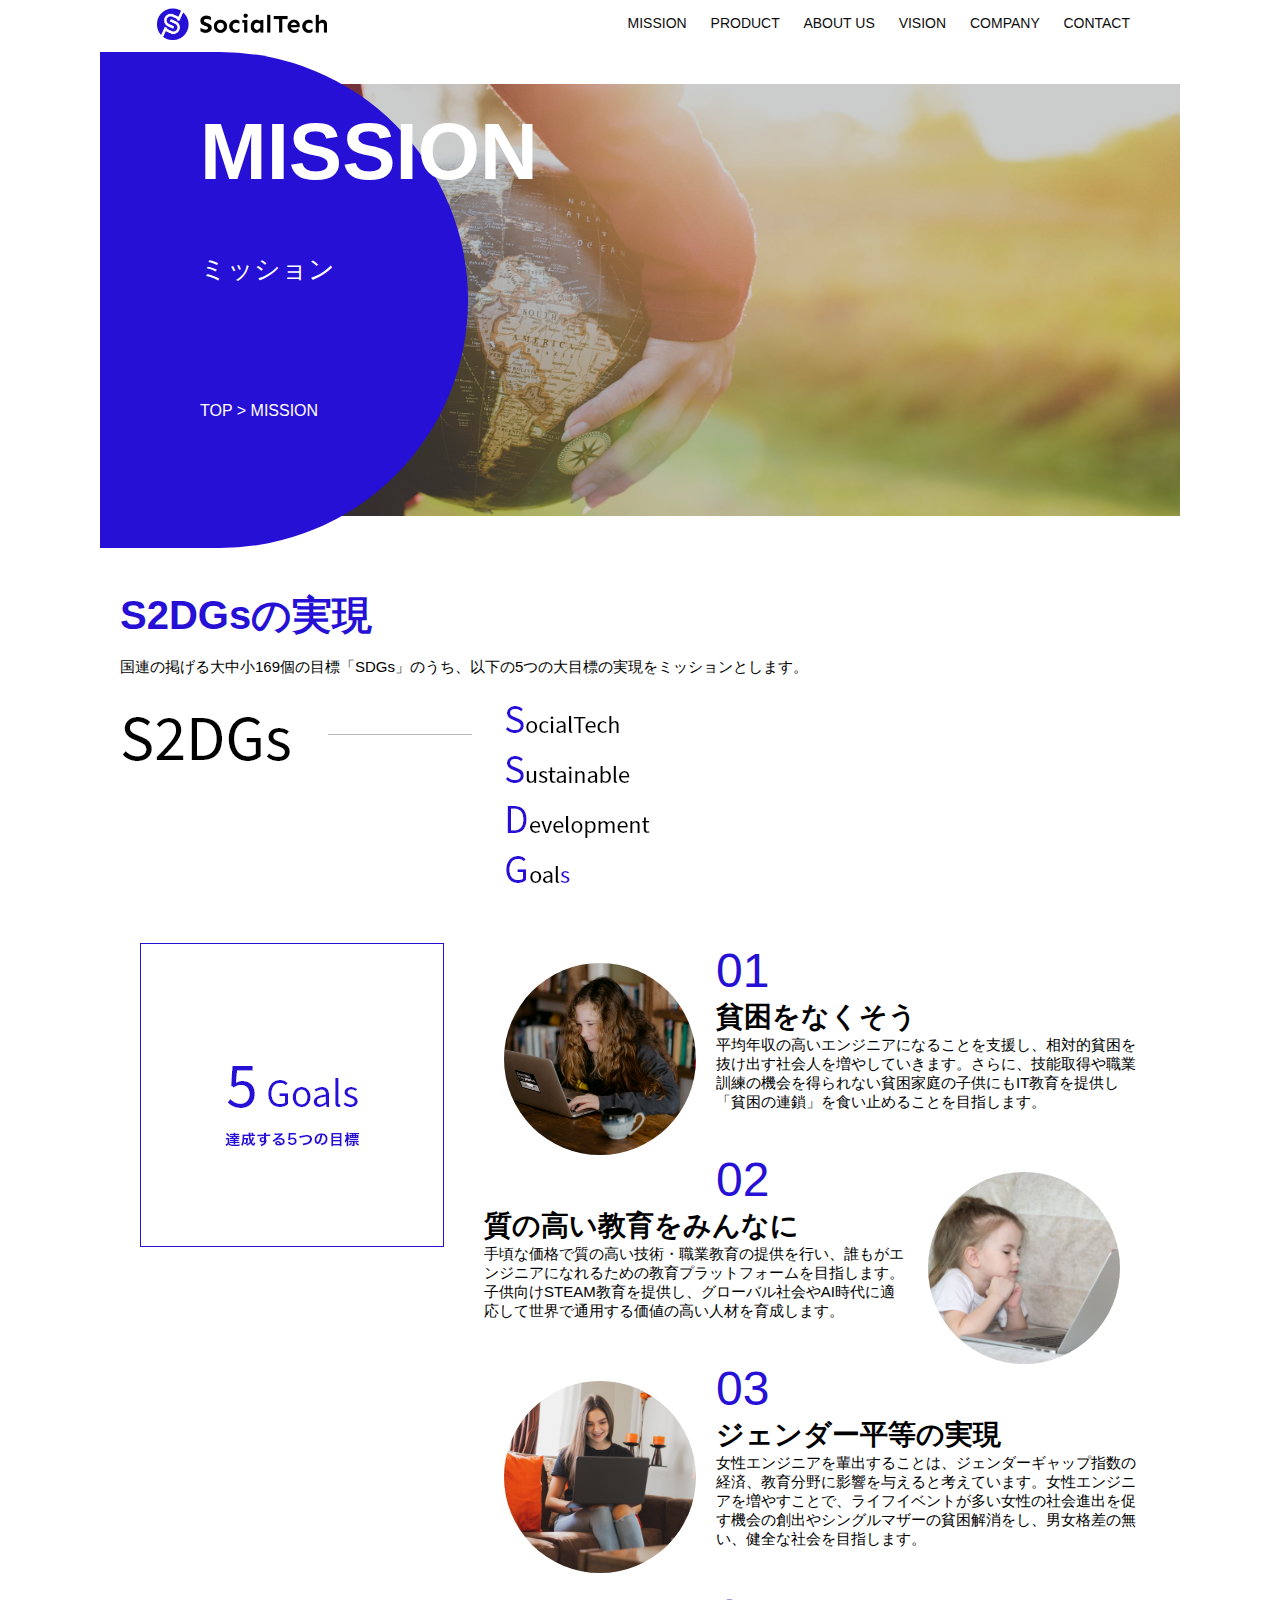
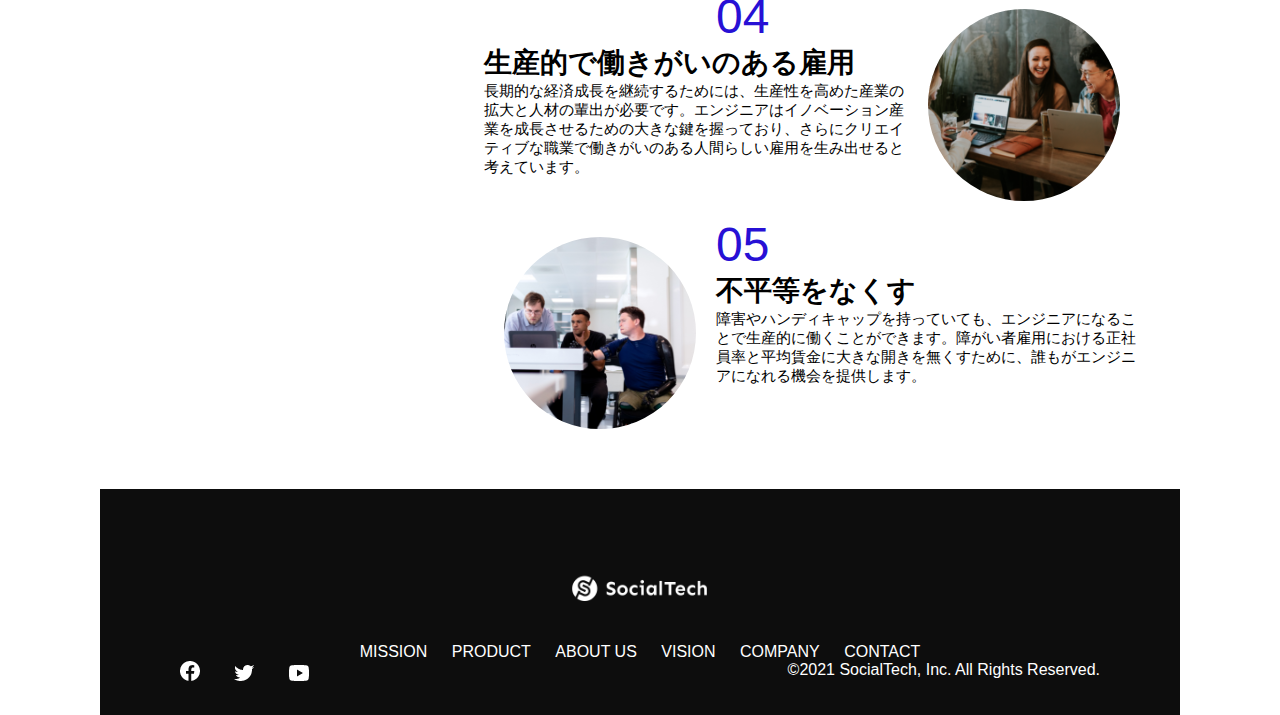
<file: mission.html>
<!DOCTYPE html>
<html>
  <head>
    <title>SocialTech - MISSION ミッション -</title>
    <meta charset="utf-8">
    <meta name="description" content="SocialTechが目指す5つの目標（S2DGs）を紹介します">
    <meta name="viewport" content="width=device-width, initial-scale=1.0">
    <link rel="stylesheet" href="style.css">  
  </head>
  <body>
    <!-- ヘッダー -->
    <header>
      <!-- ロゴ -->
      <a href="index.html" id="logo"><img src="images/logo.png" alt="トップページに戻る"></a>
  
      <!-- PC用ナビゲーション -->
      <nav id="nav-pc">
        <a href="mission.html">MISSION</a>
        <a href="product.html">PRODUCT</a>
        <a href="index.html#aboutus">ABOUT US</a>
        <a href="index.html#vision">VISION</a>
        <a href="index.html#company">COMPANY</a>
        <a href="index.html#contact">CONTACT</a>
      </nav>
  
      <!-- スマホ用メニューボタン -->
      <img id="menu-sp" src="images/button-menu.png" alt="ナビゲーションを開く" onclick="document.getElementById('nav-sp').style.display = 'block'">
  
      <!-- スマホ用ナビゲーション -->
      <nav id="nav-sp">
        <img id="close" src="images/button-close.png" alt="ナビゲーションを閉じる" onclick="document.getElementById('nav-sp').style.display = 'none'">
        <a id="logo-sp" href="index.html" onclick="document.getElementById('nav-sp').style.display = 'none'"><img
            src="images/logo-sp.png" alt="トップページに戻る"></a>
        <a class="menu" href="mission.html" onclick="document.getElementById('nav-sp').style.display = 'none'">MISSION</a>
        <a class="menu" href="product.html" onclick="document.getElementById('nav-sp').style.display = 'none'">PRODUCT</a>
        <a class="menu" href="index.html#aboutus" onclick="document.getElementById('nav-sp').style.display = 'none'">ABOUT
          US</a>
        <a class="menu" href="index.html#vision"
          onclick="document.getElementById('nav-sp').style.display = 'none'">VISION</a>
        <a class="menu" href="index.html#company"
          onclick="document.getElementById('nav-sp').style.display = 'none'">COMPANY</a>
        <a class="menu" href="index.html#contact"
          onclick="document.getElementById('nav-sp').style.display = 'none'">CONTACT</a>
        <div id="sns">
          <a href="https://www.facebook.com/sejuku2013"><img src="images/button-facebook.png" alt="Facebookのリンク"></a>
          <a href="https://twitter.com/samuraijuku"><img src="images/button-twitter.png" alt="Twitterのリンク"></a>
          <a href="https://www.youtube.com/channel/UCCFOQO5aDK0xXam4cUQXT8g"><img src="images/button-youtube.png" alt="YouTubeのリンク"></a>
        </div>
      </nav>
    </header>
    <main>
      <article>
        <section id="mission-main">
          <div id="mission-title">
            <h1>MISSION</h1>
            <span>ミッション</span>
            <div>TOP > MISSION</div>
          </div>
        </section>
        <section id="mission-s2dgs">
          <h2 class="mission-h2">S2DGsの実現</h2>
          <p>国連の掲げる大中小169個の目標「SDGs」のうち、以下の5つの大目標の実現をミッションとします。</p>
          <img src="images/mission/mission-s2dgs.png" alt="S2DGs">
        </section>
        <section id="mission-5goals">
          <div>
            <img id="s2dgs-image" src="images/mission/mission-5goals.png" alt="5Goals">
          </div>
          <div>
            <div>
              <img class="fivegoals-image-left" src="images/mission/mission-5goals01.png" alt="PCを操作する女の子">
              <span class="fivegoals-number">01</span>
              <h3 class="fivegoals-h3">貧困をなくそう</h3>
              <p class="fivegoals-p">
                平均年収の高いエンジニアになることを支援し、相対的貧困を抜け出す社会人を増やしていきます。さらに、技能取得や職業訓練の機会を得られない貧困家庭の子供にもIT教育を提供し「貧困の連鎖」を食い止めることを目指します。
              </p>
            </div>

            <div>
              <img class="fivegoals-image-right" src="images/mission/mission-5goals02.png" alt="PCを見つめる小さい女の子">
              <span class="fivegoals-number">02</span>
              <h3 class="fivegoals-h3">質の高い教育をみんなに</h3>
              <p class="fivegoals-p">
                手頃な価格で質の高い技術・職業教育の提供を行い、誰もがエンジニアになれるための教育プラットフォームを目指します。子供向けSTEAM教育を提供し、グローバル社会やAI時代に適応して世界で通用する価値の高い人材を育成します。
              </p>
            </div>

            <div>
              <img class="fivegoals-image-left" src="images/mission/mission-5goals03.png" alt="PCを操作する女性">
              <span class="fivegoals-number">03</span>
              <h3 class="fivegoals-h3">ジェンダー平等の実現</h3>
              <p class="fivegoals-p">
                女性エンジニアを輩出することは、ジェンダーギャップ指数の経済、教育分野に影響を与えると考えています。女性エンジニアを増やすことで、ライフイベントが多い女性の社会進出を促す機会の創出やシングルマザーの貧困解消をし、男女格差の無い、健全な社会を目指します。
              </p>
            </div>

            <div>
              <img class="fivegoals-image-right" src="images/mission/mission-5goals04.png" alt="笑顔で話し合う3人の男女">
              <span class="fivegoals-number">04</span>
              <h3 class="fivegoals-h3">生産的で働きがいのある雇用</h3>
              <p class="fivegoals-p">
                長期的な経済成長を継続するためには、生産性を高めた産業の拡大と人材の輩出が必要です。エンジニアはイノベーション産業を成長させるための大きな鍵を握っており、さらにクリエイティブな職業で働きがいのある人間らしい雇用を生み出せると考えています。
              </p>
            </div>

            <div>
              <img class="fivegoals-image-left" src="images/mission/mission-5goals05.png" alt="障害を持つ男性が生き生きと働く様子">
              <span class="fivegoals-number">05</span>
              <h3 class="fivegoals-h3">不平等をなくす</h3>
              <p class="fivegoals-p">
                障害やハンディキャップを持っていても、エンジニアになることで生産的に働くことができます。障がい者雇用における正社員率と平均賃金に大きな開きを無くすために、誰もがエンジニアになれる機会を提供します。
              </p>
            </div>
          </div>
        </section>
      </article>
      <footer>
        <div id="footer-logo">
          <img src="images/logo-sp.png" alt="SocialTech">
        </div>
        <div id="footer-link">
          <a href="mission.html">MISSION</a>
          <a href="product.html">PRODUCT</a>
          <a href="index.html#aboutus">ABOUT US</a>
          <a href="index.html#vision">VISION</a>
          <a href="index.html#company">COMPANY</a>
          <a href="index.html#contact">CONTACT</a>
        </div>
        <div id="sns-footer">
          <a href="https://www.facebook.com/sejuku2013"><img src="images/button-facebook.png" alt="Facebookのリンク"></a>
          <a href="https://twitter.com/samuraijuku"><img src="images/button-twitter.png" alt="Twitterのリンク"></a>
          <a href="https://www.youtube.com/channel/UCCFOQO5aDK0xXam4cUQXT8g"><img src="images/button-youtube.png" alt="YouTubeのリンク"></a>
          <span id="copyright">&copy;2021 SocialTech, Inc. All Rights Reserved. </span>
        </div>
      </footer>
    </main>
  </body>
</html>
</file>
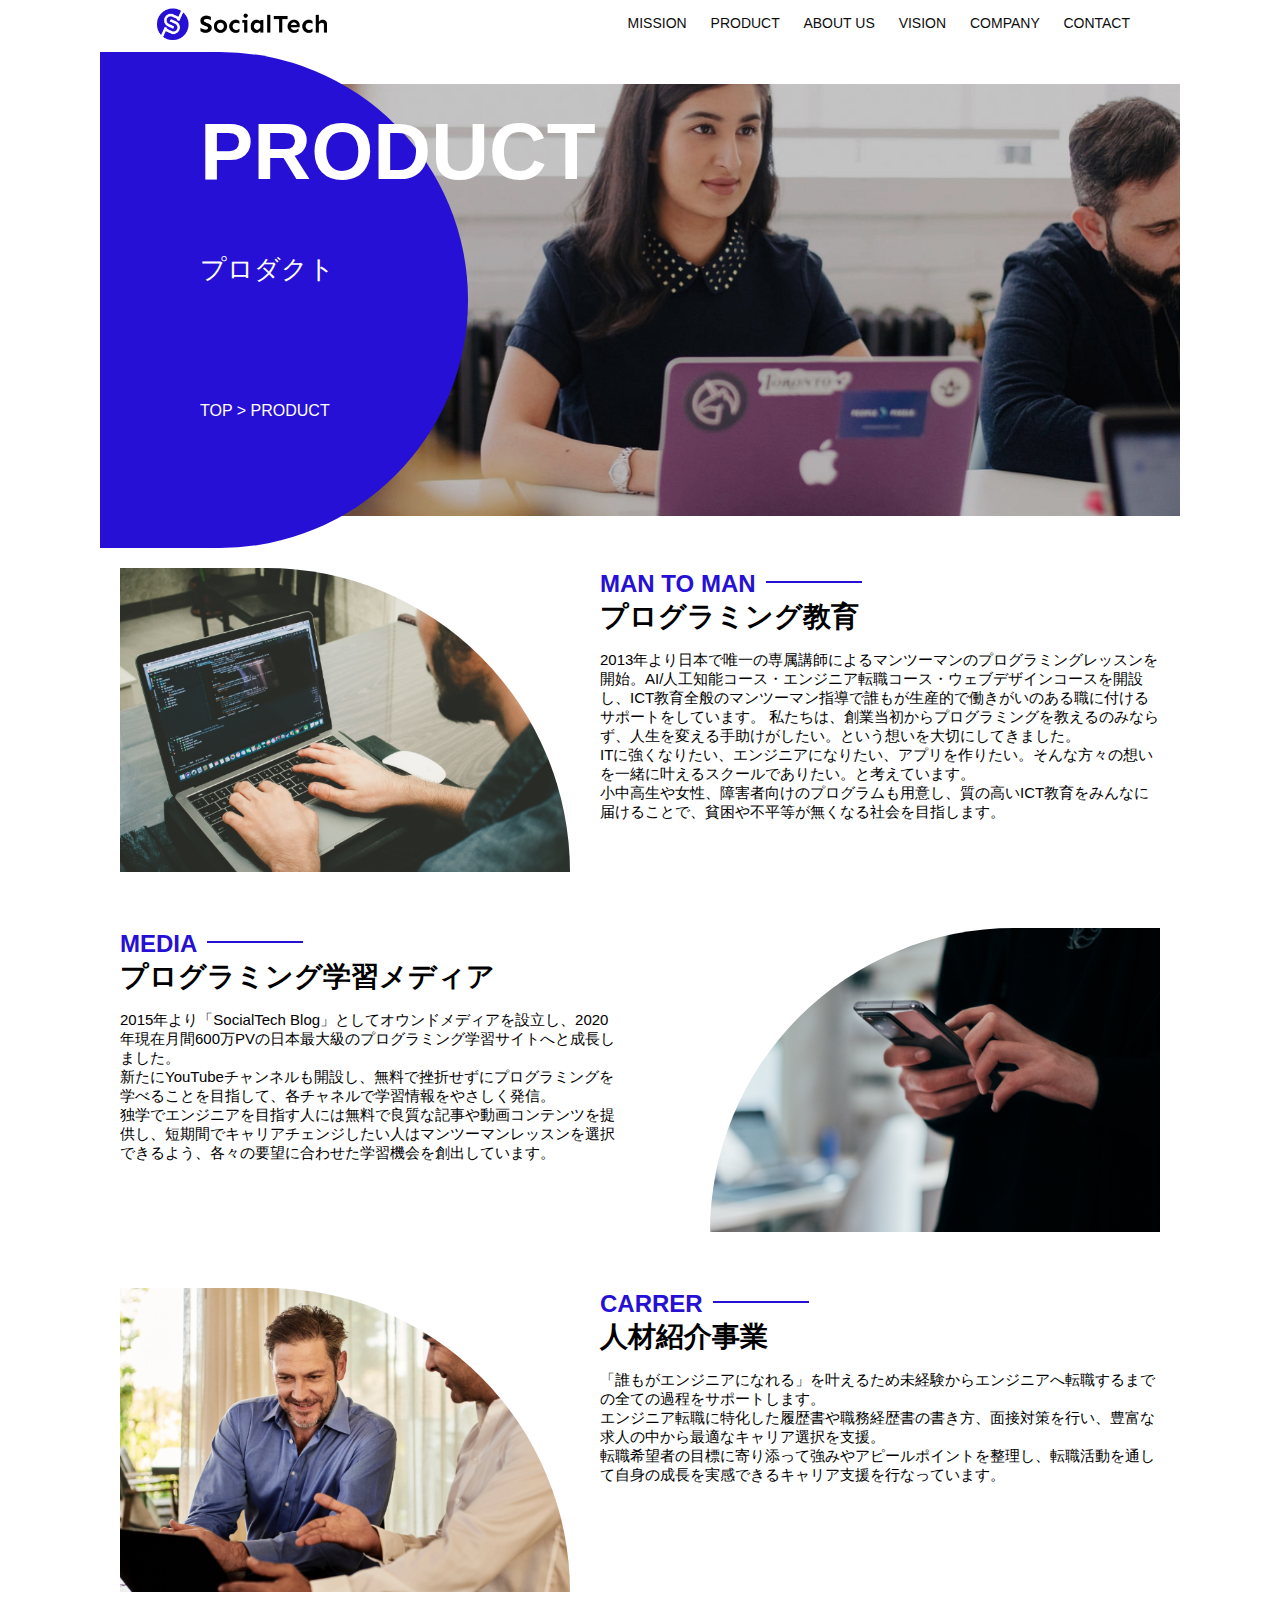
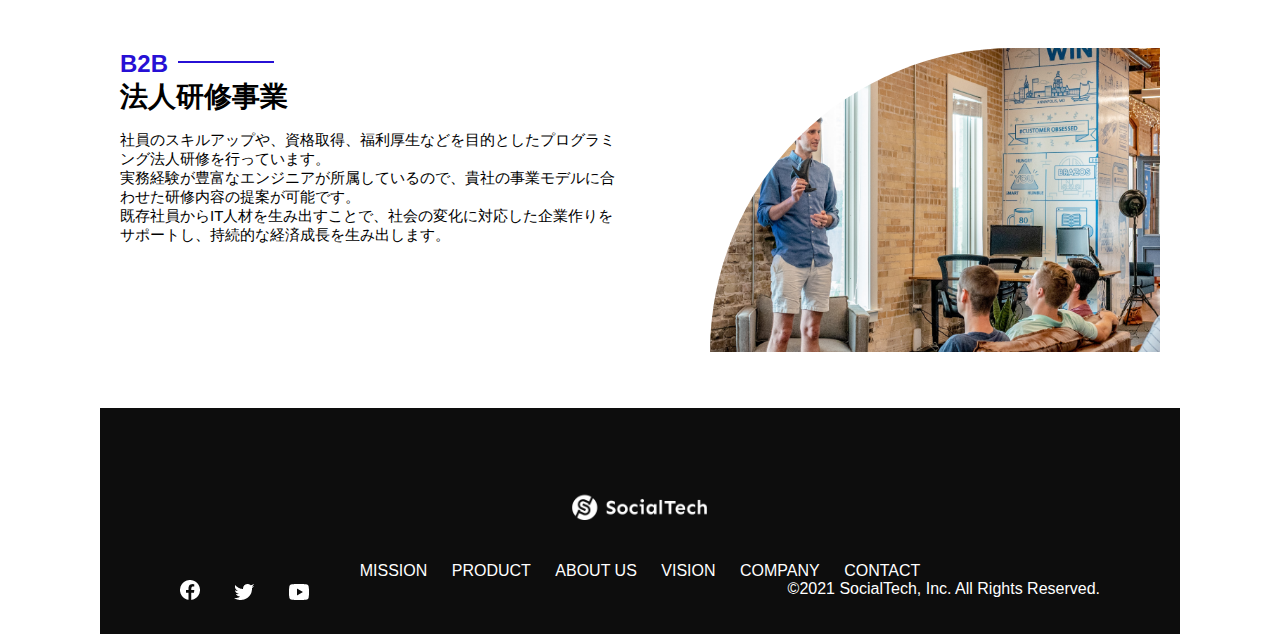
<file: product.html>
<!DOCTYPE html>
<html>
  <head>
    <title>SocialTech -PRODUCT プロダクト-</title>
    <meta charset="utf-8" />
    <meta
      name="description"
      content="SocialTechの4つのプロダクトを紹介します"
    />
    <meta name="viewport" content="width=device-width, initial-scale=1.0" />
    <link rel="stylesheet" href="style.css" />
  </head>
  <body>
    <!-- ヘッダー -->
    <header>
      <!-- ロゴ -->
      <a href="index.html" id="logo"
        ><img src="images/logo.png" alt="トップページに戻る"
      /></a>

      <!-- PC用ナビゲーション -->
      <nav id="nav-pc">
        <a href="mission.html">MISSION</a>
        <a href="product.html">PRODUCT</a>
        <a href="index.html#aboutus">ABOUT US</a>
        <a href="index.html#vision">VISION</a>
        <a href="index.html#company">COMPANY</a>
        <a href="index.html#contact">CONTACT</a>
      </nav>

      <!-- スマホ用メニューボタン -->
      <img
        id="menu-sp"
        src="images/button-menu.png"
        alt="ナビゲーションを開く"
        onclick="document.getElementById('nav-sp').style.display = 'block'"
      />

      <!-- スマホ用ナビゲーション -->
      <nav id="nav-sp">
        <img
          id="close"
          src="images/button-close.png"
          alt="ナビゲーションを閉じる"
          onclick="document.getElementById('nav-sp').style.display = 'none'"
        />
        <a
          id="logo-sp"
          href="index.html"
          onclick="document.getElementById('nav-sp').style.display = 'none'"
          ><img src="images/logo-sp.png" alt="トップページに戻る"
        /></a>
        <a
          class="menu"
          href="mission.html"
          onclick="document.getElementById('nav-sp').style.display = 'none'"
          >MISSION</a
        >
        <a
          class="menu"
          href="product.html"
          onclick="document.getElementById('nav-sp').style.display = 'none'"
          >PRODUCT</a
        >
        <a
          class="menu"
          href="index.html#aboutus"
          onclick="document.getElementById('nav-sp').style.display = 'none'"
          >ABOUT US</a
        >
        <a
          class="menu"
          href="index.html#vision"
          onclick="document.getElementById('nav-sp').style.display = 'none'"
          >VISION</a
        >
        <a
          class="menu"
          href="index.html#company"
          onclick="document.getElementById('nav-sp').style.display = 'none'"
          >COMPANY</a
        >
        <a
          class="menu"
          href="index.html#contact"
          onclick="document.getElementById('nav-sp').style.display = 'none'"
          >CONTACT</a
        >
        <div id="sns">
          <a href="https://www.facebook.com/sejuku2013"
            ><img src="images/button-facebook.png" alt="Facebookのリンク"
          /></a>
          <a href="https://twitter.com/samuraijuku"
            ><img src="images/button-twitter.png" alt="Twitterのリンク"
          /></a>
          <a href="https://www.youtube.com/channel/UCCFOQO5aDK0xXam4cUQXT8g"
            ><img src="images/button-youtube.png" alt="YouTubeのリンク"
          /></a>
        </div>
      </nav>
    </header>
    <main>
      <article>
        <section id="product-main">
          <div id="product-title">
            <h1>PRODUCT</h1>
            <span>プロダクト</span>
            <div>TOP > PRODUCT</div>
          </div>
        </section>
        <section class="product-section1">
          <img
            src="images/product/product-mantoman.png"
            alt="PCでコードを書く男性"
          />
          <div>
            <h2 class="product-h2">MAN TO MAN</h2>
            <h3 class="product-h3">プログラミング教育</h3>
            <p>
              2013年より日本で唯一の専属講師によるマンツーマンのプログラミングレッスンを開始。AI/人工知能コース・エンジニア転職コース・ウェブデザインコースを開設し、ICT教育全般のマンツーマン指導で誰もが生産的で働きがいのある職に付けるサポートをしています。
              私たちは、創業当初からプログラミングを教えるのみならず、人生を変える手助けがしたい。という想いを大切にしてきました。<br />ITに強くなりたい、エンジニアになりたい、アプリを作りたい。そんな方々の想いを一緒に叶えるスクールでありたい。と考えています。<br />小中高生や女性、障害者向けのプログラムも用意し、質の高いICT教育をみんなに届けることで、貧困や不平等が無くなる社会を目指します。
            </p>
          </div>
        </section>
        <section class="product-section2">
          <div>
            <h2 class="product-h2">MEDIA</h2>
            <h3 class="product-h3">プログラミング学習メディア</h3>
            <p>
              2015年より「SocialTech
              Blog」としてオウンドメディアを設立し、2020年現在月間600万PVの日本最大級のプログラミング学習サイトへと成長しました。<br />新たにYouTubeチャンネルも開設し、無料で挫折せずにプログラミングを学べることを目指して、各チャネルで学習情報をやさしく発信。<br />独学でエンジニアを目指す人には無料で良質な記事や動画コンテンツを提供し、短期間でキャリアチェンジしたい人はマンツーマンレッスンを選択できるよう、各々の要望に合わせた学習機会を創出しています。
            </p>
          </div>
          <img
            src="images/product/product-media.png"
            alt="スマートフォンを操作する人"
          />
        </section>
        <section class="product-section1">
          <img
            src="images/product/product-career.png"
            alt="笑顔で話し合う2人の男性"
          />
          <div>
            <h2 class="product-h2">CARRER</h2>
            <h3 class="product-h3">人材紹介事業</h3>
            <p>
              「誰もがエンジニアになれる」を叶えるため未経験からエンジニアへ転職するまでの全ての過程をサポートします。<br />エンジニア転職に特化した履歴書や職務経歴書の書き方、面接対策を行い、豊富な求人の中から最適なキャリア選択を支援。<br />転職希望者の目標に寄り添って強みやアピールポイントを整理し、転職活動を通して自身の成長を実感できるキャリア支援を行なっています。<br />
            </p>
          </div>
        </section>
        <section class="product-section2">
          <div>
            <h2 class="product-h2">B2B</h2>
            <h3 class="product-h3">法人研修事業</h3>
            <p>
              社員のスキルアップや、資格取得、福利厚生などを目的としたプログラミング法人研修を行っています。<br />実務経験が豊富なエンジニアが所属しているので、貴社の事業モデルに合わせた研修内容の提案が可能です。<br />既存社員からIT人材を生み出すことで、社会の変化に対応した企業作りをサポートし、持続的な経済成長を生み出します。
            </p>
          </div>
          <img
            src="images/product/product-b2b.png"
            alt="講演中の男性とそれを聴く人々"
          />
        </section>
      </article>
      <footer>
        <div id="footer-logo">
          <img src="images/logo-sp.png" alt="SocialTech" />
        </div>
        <div id="footer-link">
          <a href="mission.html">MISSION</a>
          <a href="product.html">PRODUCT</a>
          <a href="index.html#aboutus">ABOUT US</a>
          <a href="index.html#vision">VISION</a>
          <a href="index.html#company">COMPANY</a>
          <a href="index.html#contact">CONTACT</a>
        </div>
        <div id="sns-footer">
          <a href="https://www.facebook.com/sejuku2013"
            ><img src="images/button-facebook.png" alt="Facebookのリンク"
          /></a>
          <a href="https://twitter.com/samuraijuku"
            ><img src="images/button-twitter.png" alt="Twitterのリンク"
          /></a>
          <a href="https://www.youtube.com/channel/UCCFOQO5aDK0xXam4cUQXT8g"
            ><img src="images/button-youtube.png" alt="YouTubeのリンク"
          /></a>
          <span id="copyright"
            >&copy;2021 SocialTech, Inc. All Rights Reserved.
          </span>
        </div>
      </footer>
    </main>
  </body>
</html>
</file>
<file: style.css>
/* PC、スマホ共通スタイル */
body {
  font-family: "Source Sans Pro", "Hiragino Kakku Gothic ProN", Meiryo, Arial, sans-serif;
}

p{
  font-size: 15px;
}

/*=== PC用スタイル ===*/
@media screen and (min-width: 768px) {
  /* PC用カルーセル設定 */
  .carousel {
    width: 885px;
    margin-left: 20px;
  }

  .carouselImg {
    width: 885px;
  }

  /* 横幅設定 */
  body{
    max-width: 1080px;
    min-width: 900px;
    margin: 0 auto 0 auto;
  }

  /* ヘッダー */
  header {
    display: flex;
    justify-content: space-between;
    max-width: 980px;
    margin: 0 auto 0 auto;
  }

  /* ナビゲーションのレイアウト */
  #nav-pc {
    text-align: right;
    font-size: 14px;
    padding-top: 15px;
  }

  /* ナビゲーションのリンクの装飾設定 */
  #nav-pc > a {
    text-decoration: none;
    margin-left:20px;
  }
  #nav-pc > a:link {
    color: #0d0d0d;
  }
  #nav-pc > a:visited {
    color: #0d0d0d;
  }
  #nav-pc > a:hover {
    color: #0d0d0d;
    text-decoration: underline;
  }
  #nav-pc > a:active {
    color: #0d0d0d;
  }

  /* スマホ用ナビを非表示 */
  #nav-sp,#menu-sp {
    display: none;
  }

  /* メインヴィジュアル */
  #main-visual {
    position: relative;
    height: 400px;
  }

  #main-message {
    position: absolute;
    top: 0;
    left: 0;
    background-color: #2710d5;
    color: #ffffff;
    border-radius: 0 0 476px 0;
    max-width: 620px;
    height: 100%;
    width: 100%;
    z-index: 11;
  }

  #main-message > h1 {
      font-size: 60px;
      font-weight: bold;
      margin: 100px 0 0 50px;
    }
  #main-message > p {
      font-size: 28px;
      margin: 0 0 0 50px;
    }

  #main-visual > img {
        max-width: 620px;
        border-radius: 476px 0 0 0;
        position:absolute;
        top: 0;
        right: 0;
        z-index: 10;
      }

  /* 見出し */
    h2 {
          margin: 40px 0 0 0;
        }

    h2::after {
          content: url("images/line.png");
          margin-left: 10px;
        }

    h3 {
          font-size: 27px;
        }

  /* ミッション */
    #mission {
            margin: 80px auto;
            width: 100%
          }

    #mission-flex {
            width: 100%;
            display: flex;
          }
    #mission-flex > div {
      width: 50%;
      margin: 20px;
    }

    #mission-photo {
      width: 100%;
    }

    #s2dgs {
      margin-top: 50px;
    }
  /* プロダクト */
  #product {
    background-color: #fafafa;
    width: 100%;
    margin: 80px 0;
    padding: 10px 40px 0px 40px;
  }

  /* 外枠 */
  #product > div {
    margin-top: 40px;
    display: flex;
  }

  /* 左のカラム */
  #product-left {
    width: 50%;
    margin-right: 20px;
  }

  /* 右のカラム */
  #product-right {
    width: 50%;
    margin-left: 20px;
    margin-top: 80px;
  }

  /* 画像＋説明の枠 */
  #product-left > div {
    position: relative;
    height: 480px;
    margin-right: 20px;
  }
  #product-right > div {
    position: relative;
    height: 480px;
    margin-left:20px;
  }

  /* 画像 */
  .product-photo {
    width: 100%;
  }

  /* 説明文の枠 */
  .product-explain {
    background-color: #ffffff;
    position: absolute;
    left: 0;
    top: 280px;
    margin: 0 40px;
    padding: 20px;
    box-shadow: 5px 5px 10px rgba(0,0,0,0.05)
  }

  /* 説明文の英語 */
  .product-explain > span {
    color: #2710d5;
    font-weight: bold;
    font-size: 16px;
    margin: 0;
  };

  /* 説明文の見出し */
  .product-explain > h3 {
    margin: 5px 0 5px 0;
  }

  /* 説明文 */
  .product-explain > p {
    margin: 0;
  }

  /* 「もっとみる」ボタン */
  #product-more {
    margin: 0 auto -42px auto;
  }

  /* ABOUT US */
  #aboutus {
    margin: 80px auto;
  }

  /* 3つの組織文化と画像を入れる枠 */
  #aboutus > div {
    display: flex;
  }

  /* 画像 */
  .culture-img{
    width: 100%;
    align-self:flex-start;
  }

  .culture-img2 {
    margin-top: 50px;
    width: 100%;
  }

  /* 3つの組織文化の表 */
  .culture-table {
    max-width: 500px;
    margin-right: 50px;
  }

  /* 番号 */
  .culture-num {
    font-size: 80px;
    color: #2710d5;
    margin: 0 20px 0 0;
  }

  /* 組織文化英語 */
  .culture-en {
    color: #2710d5;
    font-weight: bold;
    font-size: 24px;
    display: block;
  }

  /* 組織文化日本語 */
  .culture-jp {
    font-size: 28px;
    font-weight: bold;
  }

  /* 説明文 */
  .culture-description {
    margin: 0;
  }

  /* ビジョン */
  #vision {
    margin: 80px auto;
  }

  /* セクション内の外枠 */
  #vision > div {
    width: 100%;
    display:flex;
    justify-content: space-between;
    flex-wrap: wrap;
  }

  /* 7つの行動指針 */
  .vision-box {
    width: 300px;
    height: 300px;
    margin-bottom: 30px;
    position: relative;
  }

  .vision-box > img {
    width: 100%;
    height: auto;
    position: absolute;
    top: 0;
    left: 0;
    z-index: 30;
  }

  .vision-box > span {
    position: absolute;
    top: 0;
    left: 0;
    z-index: 31;
    margin-right: 20px;
  }

  .vision-box > span > h4 {
    color: #2710d5;
    font-size: 24px;
    margin: 80px 0 0 0;
  }

  .vision-box > spam > h4::first-letter {
    font-size: 40px;
  }

  .vision-box > span > h5 {
    font-size: 20px;
    margin: 0 0 0 0;
  }

  .vision-box > span > p {
    margin: 10px 0 0 0;
  }

  /* 会社概要 */
  #company {
    margin: 80px auto;
  }

  #company-table {
    width: 100%;
  }

  .tableheader {
    text-align: left;
    padding: 20px;
    border-bottom-color: #2710d5;
    border-bottom-width: 1px;
    border-bottom-style: solid;
    width: 100px;
  }

  .tableheader-first {
    text-align: left;
    padding: 20px;
    border-bottom-color: #2710d5;
    border-bottom-width: 1px;
    border-bottom-style: solid;
    border-top-color: #2710d5;
    border-top-width: 1px;
    border-top-style: solid;
    width: 100px;
  }

  .cell {
    padding: 30px;
    border-bottom-color: #ececec;
    border-bottom-width: 1px;
    border-bottom-style: solid;
  }
  
  .cell-first {
    padding: 30px;
    border-bottom-color: #ececec;
    border-bottom-width: 1px;
    border-bottom-style: solid;
    border-top-color: #ececec;
    border-top-width: 1px;
    border-top-style: solid;
  }

  #company > iframe {
    width: 100%;
    height: 368px;
    margin-top: 40px;
  }

  /* お問い合わせ */
  #contact {
    margin: 80px auto;
  }
  
  /* 外枠 */
  #contact > form > div {
    display: flex;
    flex-direction: row;
    flex-wrap: wrap;
    padding-bottom: 30px;    
  }

  /* 左列の見出し */
  .contact-heading {
    width: 240px;
    align-self: center;
  }
  /* 見出しのラベル */
  .contact-label {
    font-weight: bold;
  }

  /* 必須 */
  .contact-span {
    color: #ce2222;
    margin: 0 0 0 20px;
    font-weight: bold;
  }

  /* テキストボックス */
  .contact-textbox {
    border-top: 0;
    border-left: 0;
    border-right: 0;
    border-bottom-width: 1px;
    border-bottom-color: #707070;
    border-bottom-style: solid;
    background-color: #fafafa;
    width: 400px;
    height: 56px;
  }
  /* お問い合わせ内容のテキストエリア */
  .contact-textarea {
    border-top: 0;
    border-left: 0;
    border-right: 0;
    border-bottom-width: 1px;
    border-bottom-color: #707070;
    border-bottom-style: solid;
    background-color: #fafafa;
    width: 400px;
    height: 200px;
  }

  /* 個人情報の取扱い */
  details {
    width: 700px;
  }
  details > div {
    background-color: #fafafa;
    padding: 20px;
  }
  details > div > span {
    font-weight: bold;
  }

  /* フッター */
  footer {
    background-color: #0d0d0d;
    text-align: center;
    padding: 80px 80px 30px 80px;
  }

  #footer-logo {
    margin-bottom: 30px;
  }

  #fotter-link {
    margin-bottom: 50px;
  }

  #footer-link > a {
    text-decoration: none;
    margin: 10px;
  }
  #footer-link > a:link {
    color: #ffffff;
  }
  #footer-link > a:visited {
    color: #ffffff;
  }
  #footer-link > a:hover {
    color: #ffffff;
    text-decoration: underline;
  }
  #footer-link > a:active {
    color: #ffffff;
  }

  #sns-footer {
    text-align: left;
    width: 100%;
  }

  #sns-footer > a {
    margin-right: 30px;
  }

  #copyright {
    color: #ffffff;
    float: right;
  }

  /* mission.html用スタイル */
  /* ミンションのメインビジュアル */
  #mission-main {
    height: 496px;
    width: 100%;
    background-image: url("images/mission/mission-main.png");
    background-repeat: no-repeat;
    background-position-y: center;
  }

  #mission-title {
    background-color: #2710d5;
    width: 368px;
    color: #ffffff;
    height: 496px;
    border-radius: 0 248px 248px 0;
    position: relative;
  }

  #mission-title > h1 {
    position: absolute;
    top: 0;
    left: 100px;
    font-size: 80px;
  }

  #mission-title > span {
    position: absolute;
    top: 200px;
    left: 100px;
    font-size: 26px;
  }

  #mission-title > div {
    position: absolute;
    top: 350px;
    left: 100px;
    font-size: 16px;
  }

  #mission-s2dgs {
    width: 100%;
    margin: 20px;
  }

  .mission-h2 {
    color: #2710d5;
    font-size: 40px;
  }

  .mission-h2::after {
    content: none;
  }

  #mission-5goals {
    margin: 20px;
    display: flex;
  }

  #mission-5goals > div {
    flex-grow: 1;
    padding: 20px;
  }

  #mission-5goals > div > div {
    margin-bottom: 40px;
  }

  .fivegoals-image-right {
    float: right;
    margin: 20px;
  }

  .fivegoals-image-left {
    float: left;
    margin: 20px;
  }

  .fivegoals-number {
    color: #2710d5;
    font-size: 48px;
    margin: 0;
  }

  .fivegoals-h3 {
    font-size: 28px;
    font-weight: bold;
    margin: 0;
  }

  .fivegoals-p {
    margin: 0;
  }

  /* プロダクトページ */
  #product-main {
    height: 496px;
    width: 100%;
    background-image: url("images/product/product-main.png");
    background-repeat: no-repeat;
    background-position-y: center;
  }

  #product-title {
    background-color: #2710d5;
    width: 368px;
    color: #ffffff;
    height: 496px;
    border-radius: 0 248px 248px 0;
    position: relative;
  }

  #product-title > h1 {
    position: absolute;
    top: 0;
    left: 100px;
    font-size: 80px;
  }

  #product-title > span {
    position: absolute;
    top: 200px;
    left: 100px;
    font-size: 26px;
  }

  #product-title > div {
    position: absolute;
    top: 350px;
    left: 100px;
    font-size: 16px;
  }

  /* セクション */
  .product-section1 {
    position: relative;
    margin: 20px;
    height: 340px;
  }

  .product-section1 > img {
    position: absolute;
    top: 0;
    left: 0;
    width: 450px;
    margin: 0 40px 30px 0;
    border-radius: 0 432px 0 0;
  }

  .product-section1 > div {
    position: absolute;
    top: 0;
    left: 480px;
  }

  /* セクション2 */
  .product-section2 {
    position: relative;
    margin: 20px;
    height: 340px;
  }

  .product-section2 > img {
    position: absolute;
    top: 0;
    right: 0;
    width: 450px;
    margin: 0 0 30px 40px;
    border-radius: 432px 0 0 0;
  }

  .product-section2 > div {
    width: 500px;
    position: absolute;
    top: 0;
    left: 0;
  }

  .product-h2 {
    color: #2710d5;
    font-size: 24px;
    margin: 0;
  }

  .product-h3 {
    font-size: 28px;
    margin: 0;
  }


}

/*=== スマートフォン用のスタイル ===*/
@media screen and (max-width: 767px) {
  /* スマホ用カルーセル設定 */
  .carousel {
    width: 375px;
    margin: 0 auto;
  }

  .carouselImg {
    width: 375px;
  }
  
  body {
    min-width: 375px;
    margin: 0;
  }

  /* PC用ナビゲーション非表示 */
  #nav-pc {
    display: none;
  }

  /* ハンバーガーメニュー */
  #menu-sp {
    position: absolute;
    top: 0;
    right: 0;
  }

  /* スマホ用ナビゲーションの表示切替 */
  /* 初期状態、レイアウトの非表示設定 */
  #nav-sp {
    background-color: #2710d5;
    position: absolute;
    left: 0;
    top: 0;
    height: 100%;
    width: 100%;
    display: none;
    z-index: 100;
  }

  /* ✖️ボタン */
  #close {
    position: absolute;
    top: 20px;
    right: 20px;
  }

  /* ナビゲーション用ロゴ */
  #logo-sp {
    margin: 80px 0 30px 20px;
  }

  /* ナビゲーションのリンクの装飾設定 */
  #nav-sp > a {
    display: block;
  }
  #nav-sp > a:link {
    color: #ffffff;
  }
  #nav-sp > a:hover {
    color: #ffffff;
    text-decoration: underline;
  }
  #nav-sp > a:active {
    color: #ffffff;
  }
  #nav-sp > .menu {
    text-decoration: none;
    display: block;
    margin: 0 20px 0 20px;
    height: 44px;
    font-size: 16px;
    background-image: url("images/arrow.png");
    background-repeat: no-repeat;
    background-position: right top;
  }
  #sns {
    position: absolute;
    bottom: 20px;
    left: 20px;
  }
  #sns > a {
    margin-right: 30px;
  }

  /* メインビジュアル */
  #main-visual {
    position: relative;
    height: 470px;
    width: 100%;
    overflow: hidden;
  }
  #main-visual > div {
    position: absolute;
    top: 0;
    left: 0;
    background-color: #2710d5;
    color: white;
    border-radius: 0 0 476px 0;
    text-align: center;
    height: 280px;
    width: 100%;
    z-index: 11;
  }
  #main-visual > div > h1 {
    font-size: 28px;
    margin: 90px 0 0 0;
  }

  #main-visual > div > p {
    margin: 0;
  }
  #main-visual > img {
    width: 100%;
    border-radius: 476px 0 0 0;
    z-index: 10;
    position: absolute;
    bottom: 0;
    right: 0;
  }

  /* 見出し */
  h2::after {
    content: url("images/line.png");
    margin-left: 10px;
  }

  h3 {
    font-size: 24px;
    margin: 10px 0 0 0;
  }

  /* ミッション */
  #mission {
    margin: 20px;
  }

  #mission-photo {
    width: 100%;
  }

  #s2dgs {
    width: 100%
  }
  /* プロダクト */
  #product {
    background-color: #fafafa;
    padding-top: 10px;
  }

  #product h2 {
    margin-left: 20px;
  }
  /* 外枠 */
  /* 左右のカラム スマホでは縦並び */
  #product-left,#product-right {
    margin-right: 20px;
    margin-left: 20px;
  }

  /* 画像＋説明の枠 */
  #product-left > div, #product-right > div {
    position: relative;
    height: 540px;
  }

  /* 説明文の枠 */
  .product-explain {
    background-color: #ffffff;
    position: absolute;
    left: 0;
    bottom: 50px;
    padding: 20px;
    box-shadow: 5px 5px 10px rgba(0, 0, 0, 0.05);
  }

  .product-explain > span {
    color: #2710d5;
    font-size: 16px;
    font-weight: bold;
    margin: 0px;
  }

  .product-explain > h3 {
    margin: 10px 0;
  }

  /* 画像 */
  .product-photo {
    width: 100%;
  }

  #product-more > img {
    margin: 0 0 -42px 20px;
  }

  /* ABOUT US */
  #aboutus {
    margin: 80px 20px;
  }

  #aboutus > div {
    display: flex;
    flex-direction: column;
  }

  .culture-table {
    width: 100%;
    padding-right: 20px;
    order: 2;
  }

  .culture-img {
    width: 100%;
    order: 1;
  }

  .culture-img2 {
    width: 100%;
  }

  .culture-num {
    font-size: 80px;
    color: #2710d5;
  }

  .culture-en {
    color: #2710d5;
    font-weight: bold;
    font-size: 24px;
    display: block;
  }

  .culture-jp {
    display: block;
  }

  .culture-description {
    margin: 0;
  }
  /* ビジョン */
  #vision {
    margin: 80px 20px;
  }
  .vision-box {
    width: 300px;
    height: 300px;
    margin-bottom: 30px;
    position: relative;
  }

  .vision-box > img {
    width: 100%;
    height: auto;
    position: absolute;
    top: 0;
    left: 0;
    z-index: 30;
  }

  .vision-box > span {
    position: absolute;
    top: 0;
    left: 0;
    z-index: 31;
    margin-right: 20px;
  }

  .vision-box > span > h4 {
    color: #2710d5;
    font-size: 24px;
    margin: 60px 0 0 0;
  }

  .vision-box > span > h5 {
    font-size: 20px;
    margin: 0 0 0 0;
  }

  .vision-box > span > p{
    margin: 10px 0 0 0;
  }

  /* 会社概要 */
  #company {
    margin: 0 20px 0 20px;
  }

  #company > h3 {
    margin-bottom: 20px;
  }

  #company > table {
    width: 100%;
  }

  .tableheader-first {
    text-align: left;
    padding: 20px;
    border-bottom-color: #2710d5;
    border-bottom-width: 1px;
    border-bottom-style: solid;
    border-top-color: #2710d5;
    border-top-width: 1px;
    border-top-style: solid;
    width: 50px;
  }
  .tableheader {
    text-align: left;
    padding: 20px;
    border-bottom-color: #2719d5;
    border-bottom-width: 1px;
    border-bottom-style: solid;
    width: 50px;
  }

  .cell {
    padding: 20px;
    border-bottom-color: #ececec;
    border-bottom-width: 1px;
    border-bottom-style: solid;
  }
  .cell-first {
    padding: 20px;
    border-bottom-color: #ececec;
    border-bottom-width: 1px;
    border-bottom-style: solid;
    border-top-color: #ececec;
    border-top-width: 1px;
    border-top-style: solid;
  }

  #company > iframe {
    width: 100%;
    height: 240px;
    margin: 40px 0 0 0;
  }

  /* お問い合わせ */
  #contact {
    margin: 80px 20px 80px 20px;
  }

  #contact > h3 {
    margin-bottom: 20px;
  }

  #contact > form > div {
    margin-bottom: 20px;
  }

  .contact-heading {
    margin-bottom: 20px;
  }

  /* ラベル */
  .contact-label {
    font-weight: bold;
  }

  /* 必須 */
  .contact-span {
    color: #ce2222;
    margin: 0 0 0 20px;
    font-weight: bold;
  }

  .contact-textbox {
    height: 56px;
    border-top: 0;
    border-left: 0;
    border-right: 0;
    background-color: #fafafa;
    border-bottom-color: #707070;
    border-bottom-width: 1px;
    border-style: solid;
    min-width: 300px;
    width: 100%;
  }

  .contact-textarea {
    height: 150px;
    border-top: 0;
    border-left: 0;
    border-right: 0;
    background-color: #fafafa;
    width: 100%;
  }

  .radiobutton {
    margin-bottom: 20px;
  }

  .radiobutton + label::after {
    content: "\A";
    white-space: pre;
  }

  /* フッター */
  footer {
    background-color: #0d0d0d;
    padding: 30px 20px 50px 20px;
  }

  #footer-logo {
    margin-bottom: 30px;
  }

  #footer-link {
    margin-bottom: 50px;
  }

  #footer-link > a {
    text-decoration: none;
    margin: 0 20px 30px 0;
    display: block;
    background-image: url("images/arrow.png");
    background-repeat: no-repeat;
    background-position: right top;
  }
  #footer-link > a:link {
    color: #ffffff;
  }
  #footer-link > a:visited {
    color: #ffffff;
  }
  #footer-link > a:hover {
    color: #ffffff;
    text-decoration: underline;
  }
  #footer:link > a:active {
    color: #ffffff;
  }

  #sns-footer {
    display: block;
    width: 100%;
  }

  #sns-footer > a {
    margin-right: 30px;
  }

  #copyright {
    font-size: 12px;
    display: block;
    margin-top: 30px;
    color: #ffffff;
  }

  /* mission.html用スタイル */
  /* ミッションのメインビジュアル */
  #mission-main {
    height: 256px;
    width: 100%;
    background-image: url("images/mission/mission-main.png");
    background-repeat: no-repeat;
    background-position-y: center;
    background-size: auto 208px;
  }

  #mission-title {
    background-color: #2710d5;
    width: 136px;
    color: #ffffff;
    height: 256px;
    border-radius: 0 248px 248px 0;
    position: relative;
  }
  #mission-title > h1 {
    position: absolute;
    top: 0;
    left: 20px;
    font-size: 40px;
  }

  #mission-title > span {
    position: absolute;
    top: 110px;
    left: 20px;
    font-size: 18px;
  }

  #mission-title > div {
    position: absolute;
    top: 180px;
    left: 20px;
    font-size: 13px;
  }

  /* ミッションページ　S2DGSの設定 */
  #mission-s2dgs {
    margin: 20px;
  }

  .mission-h2 {
    color: #2710d5;
    font-size: 38px;
    margin: 0px;
  }

  .mission-h2::after {
    content: none;
  }

  #mission-s2dgs > img {
    width: 100%;
  }

  /* ミッションページ 5Goalsの設定 */
  #mission-5goals {
    margin: 20px;
  }

  #mission-5goals > div > div {
    margin-bottom: 40px;
  }

  #s2dgs-image {
    width: 100%;
  }
  .fivegoals-image-right {
    margin: 20px auto 20px auto;
    display: block;
  }

  .fivegoals-image-left {
    margin: 20px auto 20px auto;
    display: block;
  }

  .fivegoals-number {
    color: #2710d5;
    font-size: 48px;
    margin: 0;
  }

  .fivegoals-h3 {
    font-size: 28px;
    margin: 0;
  }

  .fivegoals-p {
    margin: 0;
  }

  /* プロダクトページ */
  #product-main {
    height:256px;
    width: 100%;
    background-image: url("images/product/product-main.png");
    background-repeat: no-repeat;
    background-position-y: center;
    background-size: auto 208px;
  }
  #product-title {
    background-color: #2710d5;
    width: 136px;
    color: #ffffff;
    height: 256px;
    border-radius: 0 248px 248px 0;
    position: relative;
  }
  #product-title > h1 {
    position: absolute;
    top: 0;
    left: 20px;
    font-size: 40px;
  }
  #product-title > span {
    position: absolute;
    top: 110px;
    left: 20px;
    font-size: 18px;
  }
  #product-title > div {
    position: absolute;
    top: 180px;
    left: 20px;
    font-size: 13px;
  }

  .product-section1 {
    margin: 20px;
  }

  .product-section1 > img {
    width: 100%;
    border-radius: 0 300px 0 0;
  }

  .product-section2 {
    margin: 20px;
    display: flex;
    flex-direction: column;
  }

  .product-section2 > img {
    order: 1;
    width: 100%;
    border-radius: 300px 0 0 0;
  }

  .product-section2 >div {
    order: 2;
  }

  .product-h2 {
    color: #2710d5;
    font-size: 24px;
    margin: 0;
  }

  .product-h3 {
    font-size: 28px;
    margin: 0;
  }

}
</file>
